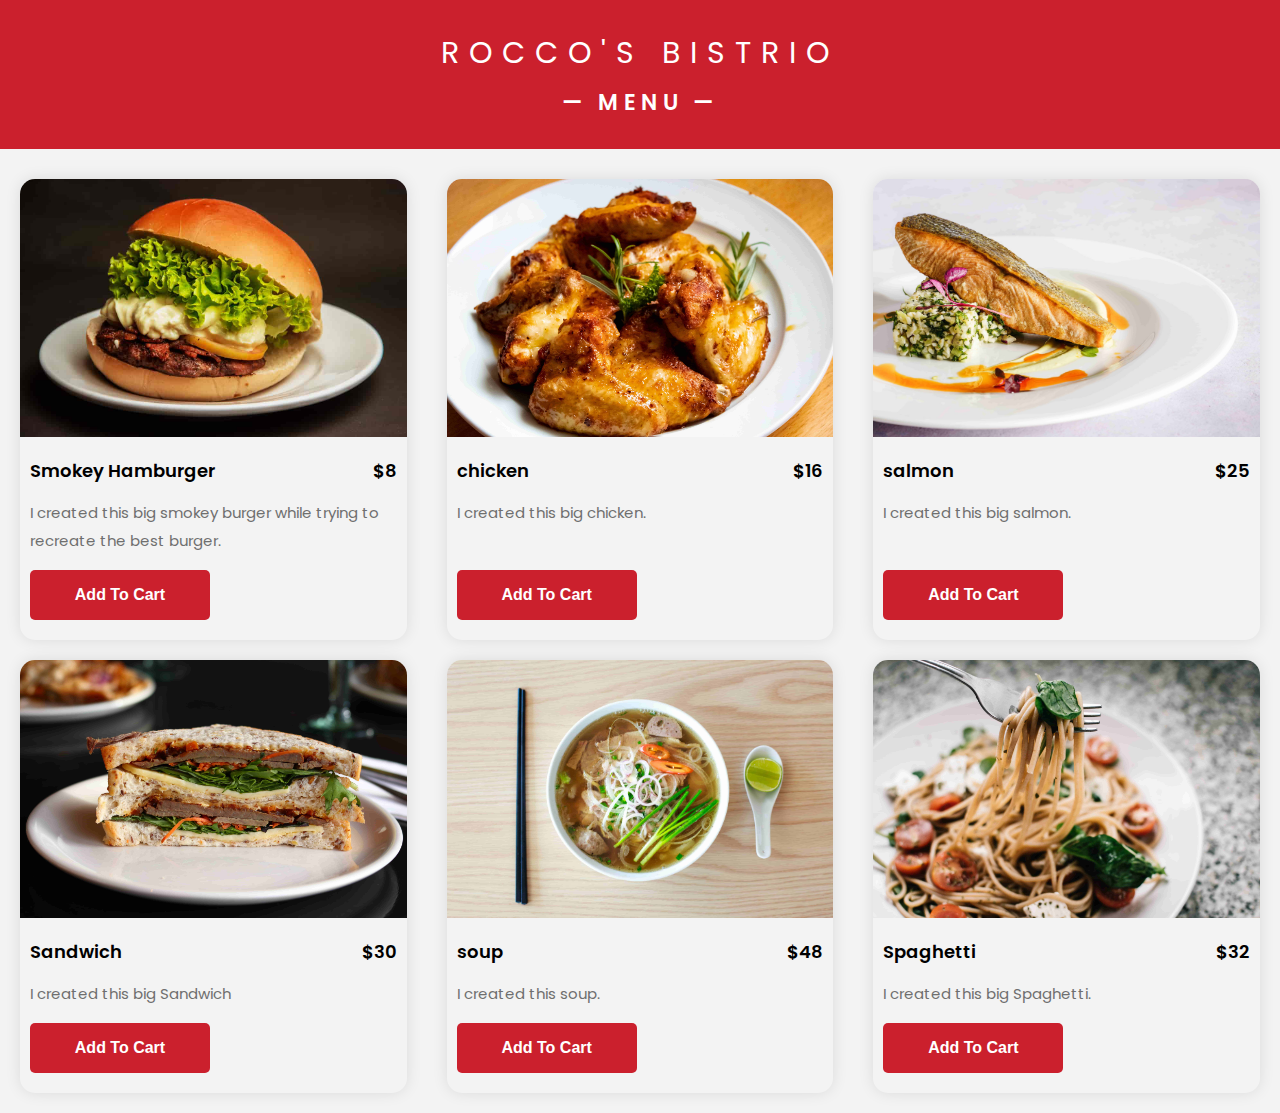
<file: Burger/index.html>
<!DOCTYPE html>
<html>
  <head>
    <link rel="stylesheet" href="web-styles/web-2.css">

    <link rel="preconnect" href="https://fonts.googleapis.com">
<link rel="preconnect" href="https://fonts.gstatic.com" crossorigin>
<link href="https://fonts.googleapis.com/css2?family=Bricolage+Grotesque:opsz@10..48&family=Montserrat:wght@400;500&family=Open+Sans:wght@400;600;700&family=Poppins:wght@200&family=Roboto:wght@400;500;700&display=swap" rel="stylesheet">
  </head>
  <body>

    <div class="menu">
      <div class="heading">
        <h1>ROCCO'S BISTRIO</h1>
        <h3>&mdash; MENU &mdash;</h3>
      </div>
    </div>

    <div class="all">
  
      <div class="food-items">
        <img src="food -items/burger.jpg">
        <div class="details">
          <div class="details-sub">
            <h5>Smokey Hamburger</h5>
            <h5 class="price">$8</h5>
          </div>
          <p>
            I created this big smokey burger while trying to recreate the best burger.
          </p>
          <button>Add To Cart</button>
        </div>
      </div>
  
      <div class="food-items">
        <img src="food -items/chicken.jpeg">
        <div class="details">
          <div class="details-sub">
            <h5>chicken</h5>
            <h5 class="price">$16</h5>
          </div>
          <p>
            I created this big chicken.
          </p>
          <button>Add To Cart</button>
        </div>
      </div>
  
      <div class="food-items">
        <img src="food -items/salmon.jpeg">
        <div class="details">
          <div class="details-sub">
            <h5>salmon</h5>
            <h5 class="price">$25</h5>
          </div>
          <p>
            I created this big salmon.
          </p>
          <button>Add To Cart</button>
        </div>
      </div>
  
      <div class="food-items">
        <img src="food -items/Sandwich.jpeg">
        <div class="details">
          <div class="details-sub">
            <h5>Sandwich</h5>
            <h5 class="price">$30</h5>
          </div>
          <p>
            I created this big Sandwich
          </p>
          <button>Add To Cart</button>
        </div>
      </div>
  
      <div class="food-items">
        <img src="food -items/soup.jpeg">
        <div class="details">
          <div class="details-sub">
            <h5>soup</h5>
            <h5 class="price">$48</h5>
          </div>
          <p>
            I created this soup.
          </p>
          <button>Add To Cart</button>
        </div>
      </div>
      <div class="food-items">
        <img src="food -items/Spaghetti.jpeg">
        <div class="details">
          <div class="details-sub">
            <h5>Spaghetti</h5>
            <h5 class="price">$32</h5>
          </div>
          <p>
            I created this big Spaghetti.
          </p>
          <button>Add To Cart</button>
        </div>
      </div>
  
    </div>
    
  </body>
</html>
</file>
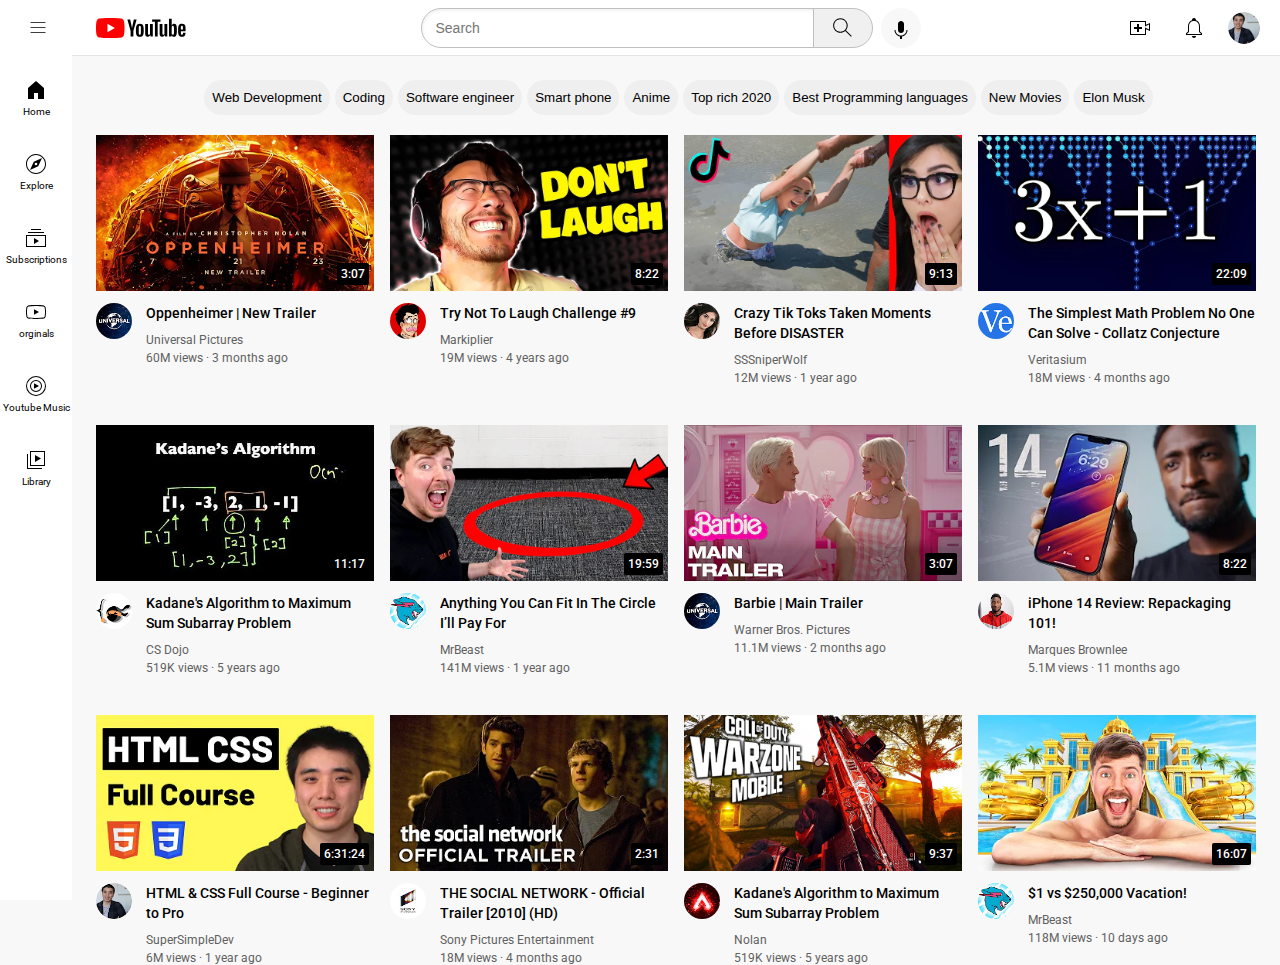
<file: Youtube/index.html>
<!DOCTYPE html>
<html>
  <head>
    <title>Youtube</title>

    <link rel="preconnect" href="https://fonts.googleapis.com">
    <link rel="preconnect" href="https://fonts.gstatic.com" crossorigin>
    <link href="https://fonts.googleapis.com/css2?family=Bricolage+Grotesque:opsz@10..48&family=Montserrat:wght@400;500&family=Roboto:wght@400;500;700&display=swap" rel="stylesheet">
     

    <link rel="stylesheet" href="styles/general.css">
    <link rel="stylesheet" href="styles/header.css">
    <link rel="stylesheet" href="styles/sidebar.css">
    <link rel="stylesheet" href="styles/video.css">
    <link rel="stylesheet" href="styles/searchsuggestions.css">
    
  </head>
  <body>
    <nav></nav>

    <header class="header">
      <div class="left-section">
        <div class="hamburger-menu-container">
          <img class="hamburger-menu" src="icons/hamburger-menu.svg">
        </div>
        
        <img class="youtube-logo" src="icons/youtube-logo.svg">
      </div>
      <div class="middle-section">
        <input class="search-bar" type="text" placeholder="Search">
        <button class="search-button"><img class="search-icon"src="icons/search.svg">
          <div class="tooltip">Search</div>
        </button>
        <button class="voice-search-button">
          <img class="voice-search-icon"src="icons/voice-search-icon.svg">
          <div class="tooltip">Search with your voice</div>
        </button>
      </div>
      <div class="right-section">

        <div class="upload-icon-container">
          <img class="upload-icon" src="icons/upload.svg">
          <div class="tooltip">Create</div>
        </div>
        
        <div class="notifications-icon-container">
          <img class="notifications-icon"src="icons/notifications.svg">
          <div class="tooltip">Notifications</div>
        </div>
        <img class="current-user-icon"src="icons/my-channel.jpeg">
      </div>
    </header>

    
    <div class="search-suggestions">
      <button>Web Development</button>
      <button>Coding</button>
      <button>Software engineer</button>
      <button>Smart phone</button>
      <button>Anime</button>
      <button>Top rich 2020</button>
      <button>Best Programming languages</button>
      <button>New Movies</button>
      <button>Elon Musk</button>
    </div>
   
    
      <nav class="side-bar">
        <div class="sidebar-link">
          <img src="icons/home.svg">
          <div>Home</div>
        </div>
        <div class="sidebar-link">
          <img src="icons/explore.svg">
          <div>Explore</div>
        </div>
        <div class="sidebar-link">
          <img src="icons/subscriptions.svg">
          <div>Subscriptions</div>
        </div>
        <div class="sidebar-link">
          <img src="icons/originals.svg">
          <div>orginals</div>
        </div>
        <div class="sidebar-link">
          <img src="icons/youtube-music.svg">
          <div>Youtube Music</div>
        </div>
        <div class="sidebar-link">
          <img src="icons/library.svg">
          <div>Library</div>
        </div>
      </nav>

    <section class="video-grid">
      <div class="video-preview">
        <div class="thumbnail-row">
          <img class="thumbnail" src="thumbnails/oppenheimer.webp">
          <div class="video-time">3:07</div>
        </div>
        <div class="video-info-grid">
          <div class="channel-picture">
            <img class="profile-picture" src="channel- pictures/channels4_profile.jpg">
          </div>
          <div class="video-info">
            <p class="video-title">
              Oppenheimer | New Trailer
            </p>
            <p class="video-author">
              Universal Pictures
            </p>
            <p class="video-stats">
              60M views &#183; 3 months ago
            </p>
          </div>
        </div>
      </div>

      <div class="video-preview">
        <div class="thumbnail-row">
          <img class="thumbnail" src="thumbnails/thumbnail-2.webp">
          <div class="video-time">8:22</div>
        </div>
        <div class="video-info-grid">
          <div class="channel-picture">
            <img class="profile-picture" src="channel- pictures/channel-2.jpeg">
          </div>
          <div class="video-info">
            <p class="video-title">
              Try Not To Laugh Challenge #9
            </p>
            <p class="video-author">
              Markiplier
            </p>
            <p class="video-stats">
              19M views &#183; 4 years ago
            </p>
          </div>
        </div>
      </div>

      <div class="video-preview">
        <div class="thumbnail-row">
          <img class="thumbnail" src="thumbnails/thumbnail-3.webp">
          <div class="video-time">9:13</div>
        </div>
        <div class="video-info-grid">
          <div class="channel-picture">
            <img class="profile-picture" src="channel- pictures/channel-3.jpeg">
          </div>
          <div class="video-info">
            <p class="video-title">
              Crazy Tik Toks Taken Moments Before DISASTER
            </p>
            <p class="video-author">
              SSSniperWolf
            </p>
            <p class="video-stats">
              12M views &#183; 1 year ago
            </p>
          </div>
        </div>
      </div>

      <div class="video-preview">
        <div class="thumbnail-row">
          <img class="thumbnail" src="thumbnails/thumbnail-4.webp">
          <div class="video-time">22:09</div>
        </div>
        <div class="video-info-grid">
          <div class="channel-picture">
            <img class="profile-picture" src="channel- pictures/channel-4.jpeg">
          </div>
          <div class="video-info">
            <p class="video-title">
              The Simplest Math Problem No One Can Solve - Collatz Conjecture
            </p>
            <p class="video-author">
              Veritasium
            </p>
            <p class="video-stats">
              18M views &#183; 4 months ago
            </p>
          </div>
        </div>
      </div>

      <div class="video-preview">
        <div class="thumbnail-row">
          <img class="thumbnail" src="thumbnails/thumbnail-5.webp">
          <div class="video-time">11:17</div>
        </div>
        <div class="video-info-grid">
          <div class="channel-picture">
            <img class="profile-picture" src="channel- pictures/channel-5.jpeg">
          </div>
          <div class="video-info">
            <p class="video-title">
              Kadane's Algorithm to Maximum Sum Subarray Problem
            </p>
            <p class="video-author">
              CS Dojo
            </p>
            <p class="video-stats">
              519K views &#183; 5 years ago
            </p>
          </div>
        </div>
      </div>

      <div class="video-preview">
        <div class="thumbnail-row">
          <img class="thumbnail" src="thumbnails/thumbnail-6.webp">
          <div class="video-time">19:59</div>
        </div>
        <div class="video-info-grid">
          <div class="channel-picture">
            <img class="profile-picture" src="channel- pictures/channel-6.jpeg">
          </div>
          <div class="video-info">
            <p class="video-title">
              Anything You Can Fit In The Circle I’ll Pay For
            </p>
            <p class="video-author">
              MrBeast
            </p>
            <p class="video-stats">
              141M views &#183; 1 year ago
            </p>
          </div>
        </div>
      </div>

      <div class="video-preview">
        <div class="thumbnail-row">
          <img class="thumbnail" src="thumbnails/barbie.webp">
          <div class="video-time">3:07</div>
        </div>
        <div class="video-info-grid">
          <div class="channel-picture">
            <img class="profile-picture" src="channel- pictures/channels4_profile.jpg">
          </div>
          <div class="video-info">
            <p class="video-title">
              Barbie | Main Trailer
            </p>
            <p class="video-author">
              Warner Bros. Pictures
            </p>
            <p class="video-stats">
              11.1M views &#183; 2 months ago
            </p>
          </div>
        </div>
      </div>

      <div class="video-preview">
        <div class="thumbnail-row">
          <img class="thumbnail" src="thumbnails/iphone.webp">
          <div class="video-time">8:22</div>
        </div>
        <div class="video-info-grid">
          <div class="channel-picture">
            <img class="profile-picture" src="channel- pictures/Marque.jpg">
          </div>
          <div class="video-info">
            <p class="video-title">
              iPhone 14 Review: Repackaging 101!
            </p>
            <p class="video-author">
              Marques Brownlee
            </p>
            <p class="video-stats">
              5.1M views &#183; 11 months ago
            </p>
          </div>
        </div>
      </div>

      <div class="video-preview">
        <div class="thumbnail-row">
          <img class="thumbnail" src="thumbnails/hq720.webp">
          <div class="video-time">6:31:24</div>
        </div>
        <div class="video-info-grid">
          <div class="channel-picture">
            <img class="profile-picture" src="channel- pictures/unnamed.jpg">
          </div>
          <div class="video-info">
            <p class="video-title">
              HTML & CSS Full Course - Beginner to Pro
            </p>
            <p class="video-author">
              SuperSimpleDev
            </p>
            <p class="video-stats">
              6M views &#183; 1 year ago
            </p>
          </div>
        </div>
      </div>

      <div class="video-preview">
        <div class="thumbnail-row">
          <img class="thumbnail" src="thumbnails/the social network.webp">
          <div class="video-time">2:31</div>
        </div>
        <div class="video-info-grid">
          <div class="channel-picture">
            <img class="profile-picture" src="channel- pictures/Sony.jpg">
          </div>
          <div class="video-info">
            <p class="video-title">
              THE SOCIAL NETWORK - Official Trailer [2010] (HD)
            </p>
            <p class="video-author">
              Sony Pictures Entertainment
            </p>
            <p class="video-stats">
              18M views &#183; 4 months ago
            </p>
          </div>
        </div>
      </div>

      <div class="video-preview">
        <div class="thumbnail-row">
          <img class="thumbnail" src="thumbnails/cod.webp">
          <div class="video-time">9:37</div>
        </div>
        <div class="video-info-grid">
          <div class="channel-picture">
            <img class="profile-picture" src="channel- pictures/cod-game.jpg">
          </div>
          <div class="video-info">
            <p class="video-title">
              Kadane's Algorithm to Maximum Sum Subarray Problem
            </p>
            <p class="video-author">
              Nolan
            </p>
            <p class="video-stats">
              519K views &#183; 5 years ago
            </p>
          </div>
        </div>
      </div>

      <div class="video-preview">
        <div class="thumbnail-row">
          <img class="thumbnail" src="thumbnails/beast challenge.webp">
          <div class="video-time">16:07</div>
        </div>
        <div class="video-info-grid">
          <div class="channel-picture">
            <img class="profile-picture" src="channel- pictures/channel-6.jpeg">
          </div>
          <div class="video-info">
            <p class="video-title">
              $1 vs $250,000 Vacation!
            </p>
            <p class="video-author">
              MrBeast
            </p>
            <p class="video-stats">
              118M views &#183; 10 days ago
            </p>
          </div>
        </div>
      </div>
    </section>
 
  </body>
</html>
</file>
<file: Burger/web-styles/web-2.css>
*{
  padding: 0;
  margin: 0;
  box-sizing: border-box;
}
body{
  background-color: #f3f3f3;
  font-family: 'Poppins',sans-serif;
}

.all{
  display: grid;
  grid-template-columns: 1fr 1fr 1fr;
  max-width: 100%;
}
.menu{
  padding: 0;
  display: grid;
  grid-template-columns: repeat( auto-fit, minmax(350px,1fr));
  grid-gap: 20px 40px;
}
.heading{
  background-color: #cb202d;
  color: #ffffff;
  margin-bottom: 30px;
  padding: 30px 0;
  grid-column: 1/-1;
  text-align: center;
}
.heading h1{
  font-weight: 400;
  font-size: 30px;
  letter-spacing: 10px;
  margin-bottom: 10px;
}
.heading h3{
  font-weight: 600;
  font-size: 22px;
  letter-spacing: 5px;
}
.food-items{
  display: grid;
  position: relative;
  grid-template-rows: auto 1fr;
  border-radius: 15px;
  box-shadow: 0 0 15px rgba(0,0,0,0.1);
  margin-bottom: 20px;
  margin-left: 20px;
  margin-right: 20px;
}
.food-items img{
  position: relative;
  width: 100%;
  border-radius: 15px 15px 0 0;
  cursor: pointer;
}

.details{
  padding: 20px 10px;
  display: grid;
  grid-template-rows: auto 1fr 50px;
  grid-row-gap: 15px;
}
.details-sub{
  display: grid;
  grid-template-columns: auto auto;
}
.details-sub>h5{
  font-weight: 600;
  font-size: 18px;
}
.price{
  text-align: right;
}
.details p{
  color: #6f6f6f;
  font-size: 15px;
  line-height: 28px;
  font-weight: 400;
  align-self: stretch;
}
.details button{
  background-color: #cb202d;
  border: none;
  color: #ffffff;
  font-size: 16px;
  font-weight: 600;
  border-radius: 5px;
  width: 180px;
  cursor: pointer;
}
</file>
<file: Youtube/styles/general.css>
p {
  font-family: Roboto, Arial;
  margin-top: 0;
  margin-bottom: 0;
}

body{
  font-family: Roboto,Arial;
  margin: 0;
  padding-top: 80px;
  padding-left: 96px;
  padding-right:24px;
  background-color: rgb(248, 248, 248);
}
</file>
<file: Youtube/styles/header.css>
.header{
  display: flex;
  height: 55px;
  flex-direction: row;
  justify-content: space-between;

  position: fixed;
  top:0;
  left: 0;
  right:0;
  background-color:  white;
  border-bottom-width: 1px;
  border-bottom-style: solid;
  border-bottom-color: rgb(228, 228, 228);
  z-index: 100;
}

.left-section{
  display: flex;
  align-items: center;
}

.hamburger-menu-container{
  
  border-radius: 100px;
  height: 35px;
  display: flex;
  align-items: center;
  margin-left: 20px;
  transition: background-color 0.15s;
}

.hamburger-menu-container:hover{
  background-color: rgba(192, 192, 192, 0.583);
}

.hamburger-menu{
  height: 20px;
  margin-left: 8px;
  margin-right: 8px;
  cursor: pointer;
}

.youtube-logo{
  height: 20px;
  margin-left: 40px;
  cursor:pointer;
}

.middle-section{
   flex: 1;
   margin-left: 70px;
   margin-right: 35px;
   max-width: 500px;
   display:flex;
   align-items: center;
}

.search-bar{
  flex:1;
  height: 36px;
  padding-left: 12px;
  font-size: 16px;
  border: 1px solid rgb(192, 192, 192);
  border-radius: 2px;
  box-shadow: inset 1px 2px 3px rgba(0, 0, 0, 0.05);
  width:0;
  border-radius: 20px;
}

.search-bar::placeholder{
  font-size: 14px;
  padding-left: 2px;
}

.search-button{
  height: 40px;
  width: 60px;
  background-color: rgb(240, 240, 240);
  border-width: 1px;
  border-style: solid;
  border-color: rgb(192, 192, 192);
  margin-left: -50px;
  margin-right: 8px;
  border-radius: 20px;
  border-top-left-radius: 0;
  border-bottom-left-radius: 0;
}

.search-button,
.voice-search-button,
.upload-icon-container,
.notifications-icon-container{
  display:flex;
  justify-content: center;
  align-items: center;
  position:relative;
}

.search-button .tooltip,
.voice-search-button .tooltip,
.upload-icon-container .tooltip,
.notifications-icon-container .tooltip{
  position:absolute;
  background-color: grey;
  color: white;
  padding-top: 4px;
  padding-bottom:4px;
  padding-left:8px;
  padding-right: 8px;
  border-radius: 2px;
  font-size: 12px;
  bottom: -30px;
  opacity: 0;
  transition: opacity 0.15s;
  pointer-events: none;
  white-space:nowrap;
}

.search-button:hover .tooltip,
.voice-search-button:hover .tooltip,
.upload-icon-container:hover .tooltip,
.notifications-icon-container:hover .tooltip{
  opacity:1;
}

.upload-icon-container,
.notifications-icon-container{
  width: 40px;
  height: 40px;
  border-radius: 50px;
  cursor:pointer;
  transition: background-color 0.15s;
}

.upload-icon-container:hover,
.notifications-icon-container:hover{
  background-color:rgba(192, 192, 192, 0.583);
}


.search-icon{
  height: 25px;
}

.voice-search-button{
  height: 40px;
  width: 40px;
  border-radius: 20px;
  border: 0px;
  border-style: solid;
  background-color: rgb(248, 248, 248);
}

.voice-search-icon{
  height: 24px;
  margin-top: 4px;
  cursor:pointer;
}

.right-section{
  width: 140px;
  margin-right:20px;
  display: flex;
  align-items: center;
  justify-content: space-between;
  flex-shrink: 0;
}

.upload-icon{
  height: 24px;
}


.youtube-apps-icon{
  height: 24px;
}

.notifications-icon{
  height: 24px;
}

.notifications-icon-container{
  position: relative;
}

.notifications-count{
  position: absolute;
  top: -2px;
  right: -5px;
  background-color: rgb(200, 0, 0);
  color: white;
  font-family: Robot,Arial;
  font-size: 11px;
  padding-left: 6px;
  padding-right: 6px;
  padding-top: 2px;
  padding-bottom: 2px;
  border-radius: 10px;
}

.current-user-icon{
  height: 32px;
  border-radius: 16px;
  cursor: pointer;
}
</file>
<file: Youtube/styles/sidebar.css>
.side-bar{
  position:fixed;
  background-color: white;
  left: 0;
  bottom: 0;
  top: 55px;
  width: 72px;
  z-index: 9999;
  padding-top: 5px;
}

.sidebar-link{
  height: 74px;
  display: flex;
  justify-content: center;
  align-items: center;
  flex-direction: column;
  cursor: pointer;
}

.sidebar-link:hover{
  background-color: rgb(235, 235, 235);
}

.sidebar-link img{
  height: 24px;
  margin-bottom: 4px;
}

.sidebar-link div{
  font-family: Roboto,Arial;
  font-size:10px;
}
</file>
<file: Youtube/styles/video.css>
.thumbnail {
  width: 100%;
}


.video-title {
  margin-top: 0;
  font-size: 14px;
  font-weight: 500;
  line-height: 20px;
  margin-bottom: 10px;
}

.video-info-grid {
  display: grid;
  grid-template-columns: 50px 1fr;
}

.profile-picture {
  width: 36px;
  border-radius: 50px;
}

.thumbnail-row {
  margin-bottom: 8px;
  position: relative;
}

.video-author,
.video-stats {
  font-size: 12px;
  color: rgb(96, 96, 96);
}

.video-author {
  margin-top: 4px;
  margin-bottom: 4px;
}

.video-grid {
  display: grid;
  grid-template-columns: 1fr 1fr 1fr;
  column-gap: 16px;
  row-gap: 40px;
}

@media (max-width:750px){
  .video-grid{
    grid-template-columns: 1fr 1fr;
  }
}

@media (min-width: 751px) and (max-width:999px){
  .video-grid{
    grid-template-columns: 1fr 1fr 1fr;
  }
}

@media (min-width:1000px){
  .video-grid{
    grid-template-columns: 1fr 1fr 1fr 1fr;
  }
}


.video-time{
  background-color: black;
  font-size: 12px;
  font-weight: 500;
  padding: 4px;
  color: white;
  position: absolute;
  bottom: 10px;
  right: 5px;
  border-radius: 2px;
  }
</file>
<file: Youtube/styles/searchsuggestions.css>
.search-suggestions{
  height: 55px;

  display: flex;
  flex-direction: row;
  justify-content: center;
}

.search-suggestions button{
  padding:10px 8px;
  border-radius: 30px;
  border: none;
  margin-bottom: 20px;
  cursor: pointer;
  margin-left:5px;
}
</file>
